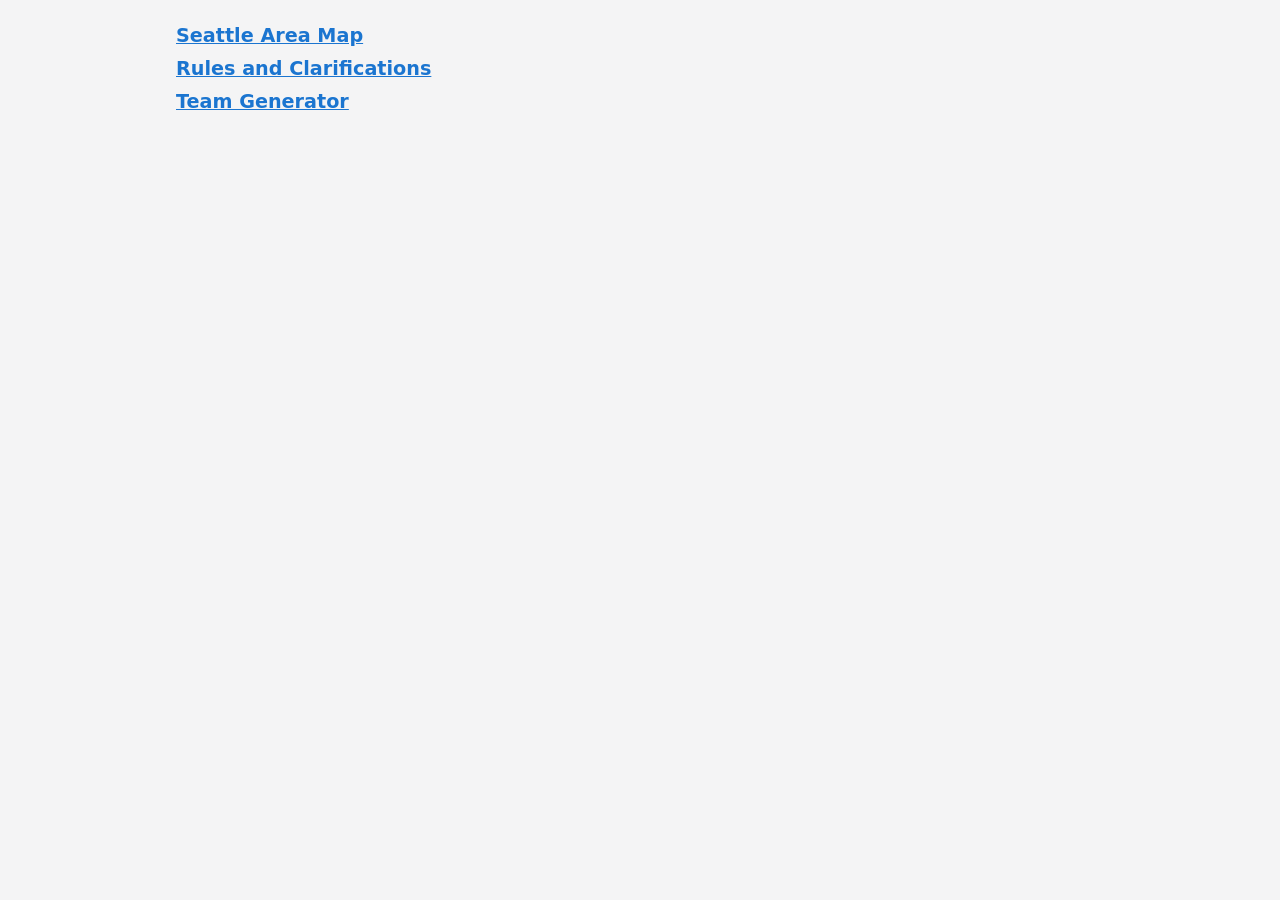
<file: docs/index.html>
<!DOCTYPE html>
<html lang="en">
  <head>
    <meta charset="UTF-8" />
    <meta name="viewport" content="width=device-width, initial-scale=1.0" />
    <title>Rules and Clarifications</title>
    <link href="style.css" rel="stylesheet"/>
  </head>
  <body>
    <h2> <a href="seattle.html">Seattle Area Map</a> </h2>
    <h2> <a href="rules.html">Rules and Clarifications</a> </h2>
    <h2> <a href="team_randomizer.html">Team Generator</a> </h2>
  </body>
</html>
</file>
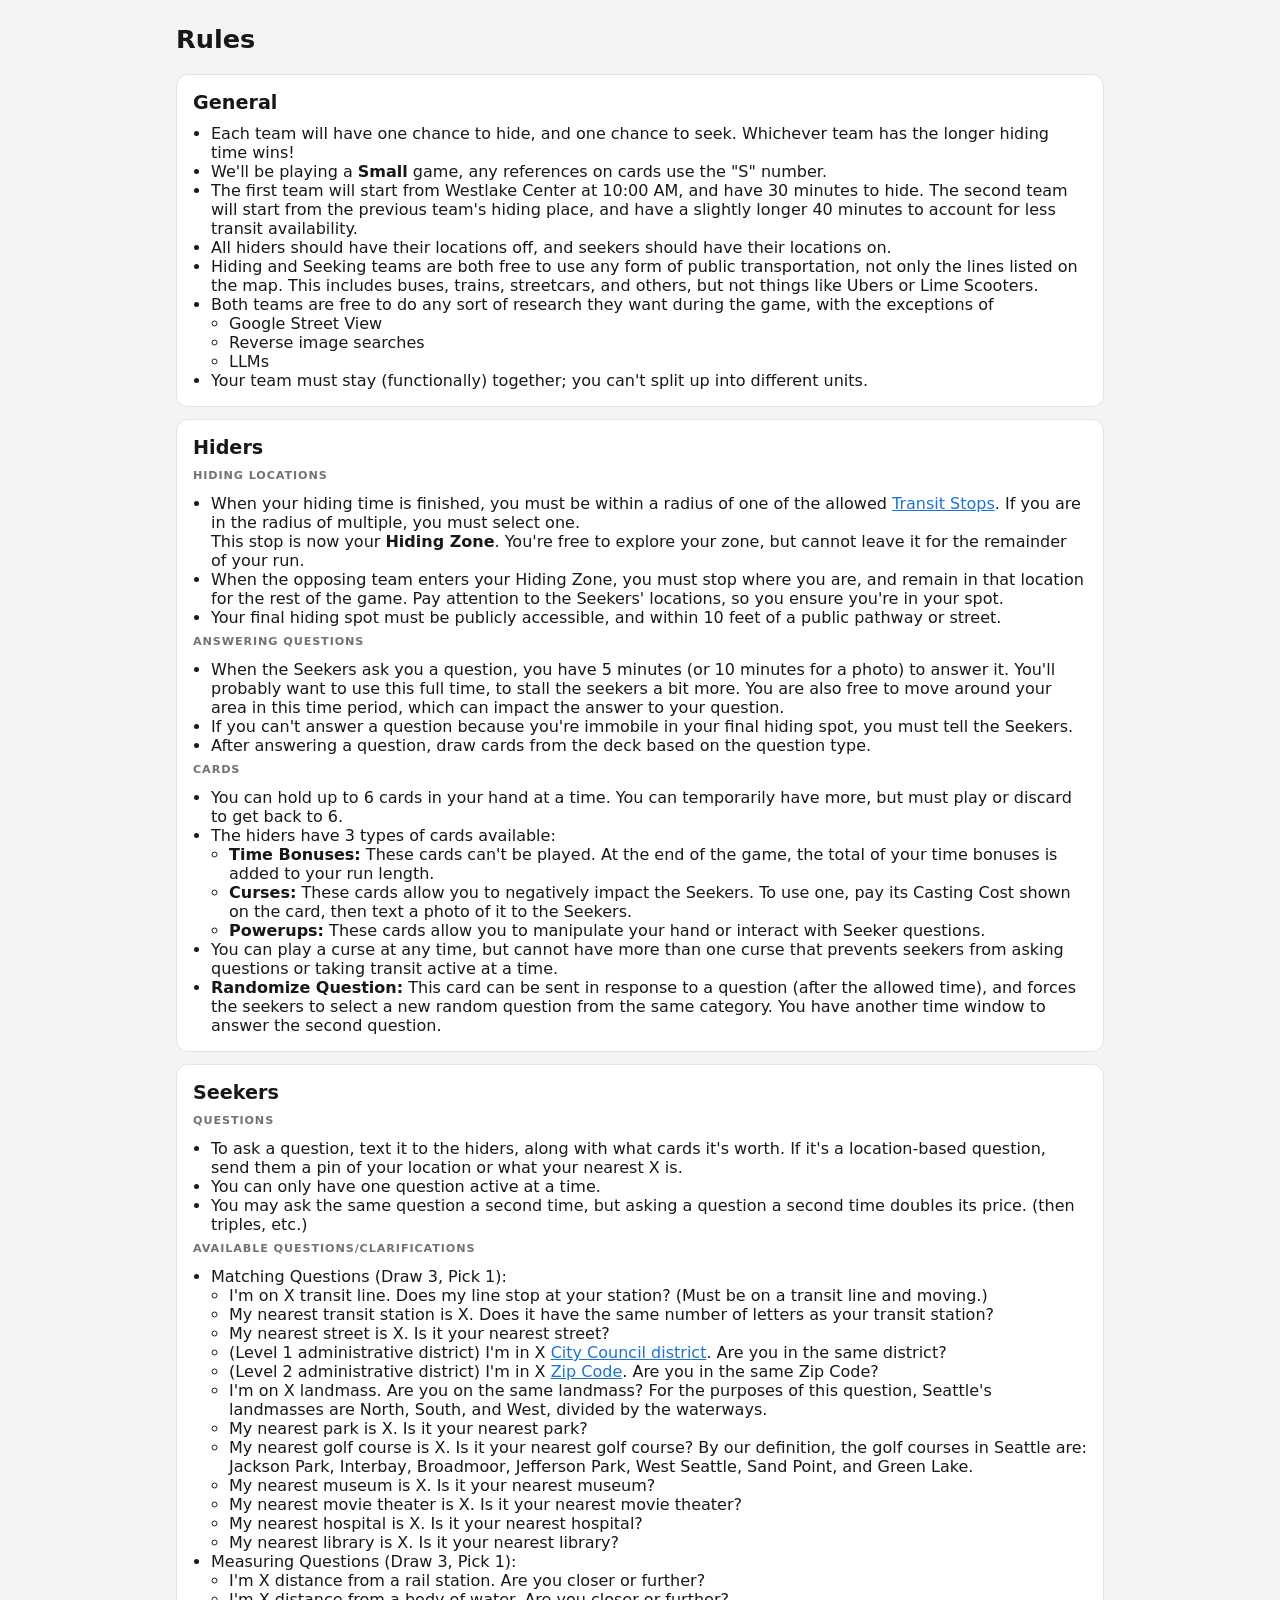
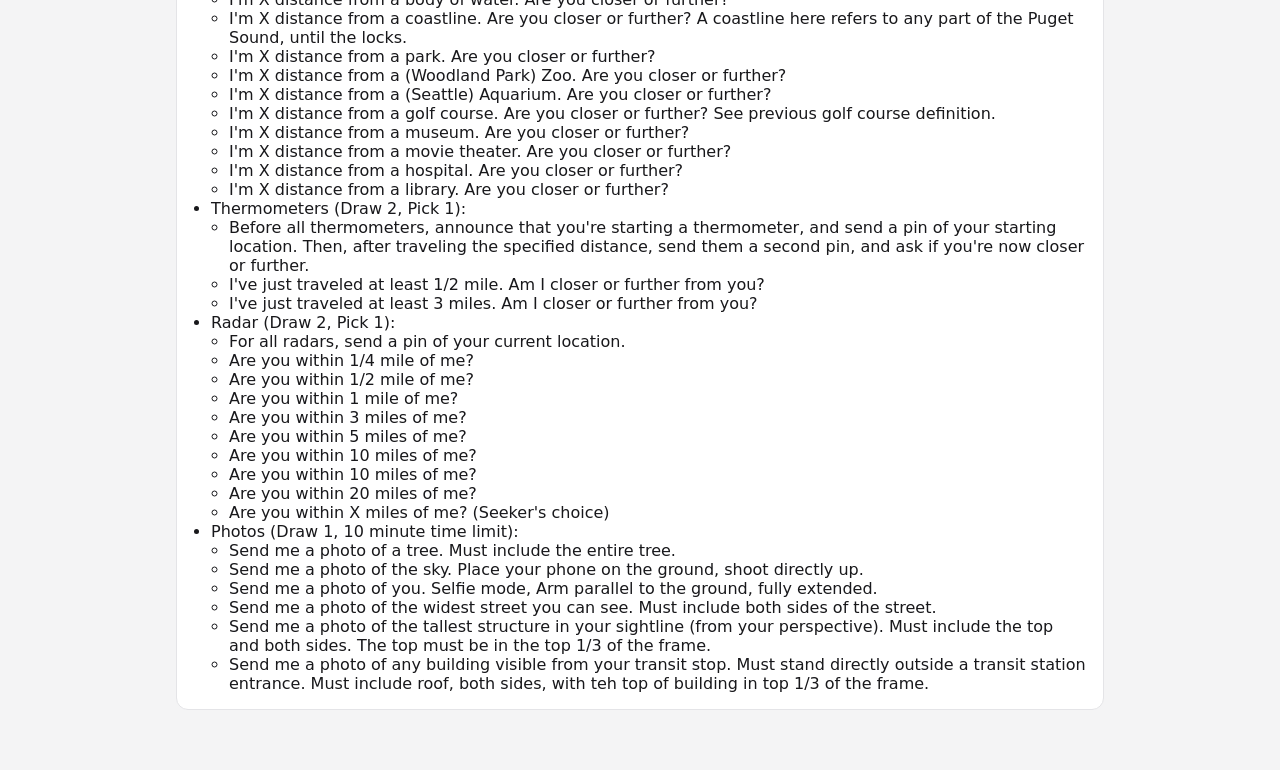
<file: docs/rules.html>
<!DOCTYPE html>
<html lang="en">
  <head>
    <meta charset="UTF-8" />
    <meta name="viewport" content="width=device-width, initial-scale=1.0" />
    <title>Rules and Clarifications</title>
    <link href="style.css" rel="stylesheet"/>
  </head>
  <body>
    <h1>Rules</h1>
    <section>
      <h2>General</h2>
      <ul>
        <li>
          Each team will have one chance to hide, and one chance to seek.
          Whichever team has the longer hiding time wins!
        </li>
        <li>
          We'll be playing a <b>Small</b> game, any references on cards use the "S" number.
        </li>
        <li>
          The first team will start from Westlake Center at 10:00 AM, and have 30 minutes to hide.
          The second team will start from the previous team's hiding place, and have a slightly longer 40 minutes 
          to account for less transit availability.
        </li>
        <li>
          All hiders should have their locations off, and seekers should have their locations on.
        </li>
        <li>
          Hiding and Seeking teams are both free to use any form of public transportation, not only the lines listed on the map.
          This includes buses, trains, streetcars, and others, but not things like Ubers or Lime Scooters.
        </li>
        <li>
          Both teams are free to do any sort of research they want during the game, with the exceptions of
          <ul>
            <li>Google Street View</li>
            <li>Reverse image searches</li>
            <li>LLMs</li>
          </ul>
        </li>
        <li>
          Your team must stay (functionally) together; you can't split up into different units.
        </li>
      </ul>
    </section>
    <section>
      <h2>Hiders</h2>
      <h4>Hiding Locations</h4>
      <ul>
        <li> 
          When your hiding time is finished, you must be within a radius of one of the allowed
          <a href="seattle.html">Transit Stops</a>. If you are in the radius of multiple, you must select one.
          <br />This stop is now your <b>Hiding Zone</b>. You're free to explore your zone, but cannot leave it for the remainder of your run. 
        </li>
        <li>
          When the opposing team enters your Hiding Zone, you must stop where you are, and remain in that location for the rest of the game.
          Pay attention to the Seekers' locations, so you ensure you're in your spot.
        </li>
        <li>
          Your final hiding spot must be publicly accessible, and within 10 feet of a public pathway or street.
        </li>
      </ul>
      <h4>Answering Questions</h4>
      <ul>
        <li>
          When the Seekers ask you a question, you have 5 minutes (or 10 minutes for a photo) to answer it.
          You'll probably want to use this full time, to stall the seekers a bit more.
          You are also free to move around your area in this time period, which can impact the answer to your question.
        </li>
        <li>
          If you can't answer a question because you're immobile in your final hiding spot, you must tell the Seekers.
        </li>
        <li>
          After answering a question, draw cards from the deck based on the question type.
        </li>
      </ul>
      <h4>Cards</h4>
      <ul>
        <li>
          You can hold up to 6 cards in your hand at a time. You can temporarily have more, but must play or discard to get back to 6.
        </li>
        <li>
          The hiders have 3 types of cards available:
          <ul>
            <li>
              <b>Time Bonuses:</b> These cards can't be played. At the end of the game, the total of your time bonuses is added to your run length.
            </li>
            <li>
              <b>Curses:</b> These cards allow you to negatively impact the Seekers.
              To use one, pay its Casting Cost shown on the card, then text a photo of it to the Seekers.
            </li>
            <li>
              <b>Powerups:</b> These cards allow you to manipulate your hand or interact with Seeker questions.
            </li>
          </ul>
        </li>
        <li>
          You can play a curse at any time, but cannot have more than one curse that prevents seekers from asking questions or taking transit active at a time.
        </li>
        <li>
          <b>Randomize Question:</b> This card can be sent in response to a question (after the allowed time), and forces the seekers to select a new random question from the same category. You have another time window to answer the second question.
        </li>
      </ul>
    </section>
    <section>
      <h2>Seekers</h2>
      <h4>Questions</h4>
      <ul>
        <li>
          To ask a question, text it to the hiders, along with what cards it's worth. If it's a location-based question, send them a pin of your location or what your nearest X is.
        </li>
        <li>
          You can only have one question active at a time.
        </li>
        <li>
          You may ask the same question a second time, but asking a question a second time doubles its price. (then triples, etc.)
        </li>
      </ul>
      <h4>Available Questions/Clarifications</h4>
      <ul>
        <li>
          Matching Questions (Draw 3, Pick 1): 
          <ul>
            <li>
              I'm on X transit line. Does my line stop at your station? (Must be on a transit line and moving.)
            </li>
            <li>
              My nearest transit station is X. Does it have the same number of letters as your transit station?
            </li>
            <li>
              My nearest street is X. Is it your nearest street?
            </li>
            <li>
              (Level 1 administrative district) I'm in X <a href="https://frontporch.seattle.gov/wp-content/uploads/sites/8/2023/04/RedistrictingMapNEW-Web-edit-450x815.jpg">City Council district</a>. Are you in the same district?
            </li>
            <li>
              (Level 2 administrative district) I'm in X <a href="https://gisgeography.com/wp-content/uploads/2023/07/Seattle-Zip-Code-Map-1-1000x1000.jpg">Zip Code</a>. Are you in the same Zip Code?
            </li>
            <li>
              I'm on X landmass. Are you on the same landmass? For the purposes of this question, Seattle's landmasses are North, South, and West, divided by the waterways.
            </li>
            <li>
              My nearest park is X. Is it your nearest park?
            </li>
            <li>
              My nearest golf course is X. Is it your nearest golf course? By our definition, the golf courses in Seattle are:
              Jackson Park, Interbay, Broadmoor, Jefferson Park, West Seattle, Sand Point, and Green Lake.
            </li>
            <li>
              My nearest museum is X. Is it your nearest museum?
            </li>
            <li>
              My nearest movie theater is X. Is it your nearest movie theater?
            </li>
            <li>
              My nearest hospital is X. Is it your nearest hospital?
            </li>
            <li>
              My nearest library is X. Is it your nearest library?
            </li>
          </ul>
        </li>
        <li>
          Measuring Questions (Draw 3, Pick 1): 
          <ul>
            <li>
              I'm X distance from a rail station. Are you closer or further?
            </li>
            <li>
              I'm X distance from a body of water. Are you closer or further?
            </li>
            <li>
              I'm X distance from a coastline. Are you closer or further? A coastline here refers to any part of the Puget Sound, until the locks.
            </li>
            <li>
              I'm X distance from a park. Are you closer or further?
            </li>
            <li>
              I'm X distance from a (Woodland Park) Zoo. Are you closer or further?
            </li>
            <li>
              I'm X distance from a (Seattle) Aquarium. Are you closer or further?
            </li>
            <li>
              I'm X distance from a golf course. Are you closer or further? See previous golf course definition.
            </li>
            <li>
              I'm X distance from a museum. Are you closer or further?
            </li>
            <li>
              I'm X distance from a movie theater. Are you closer or further?
            </li>
            <li>
              I'm X distance from a hospital. Are you closer or further?
            </li>
            <li>
              I'm X distance from a library. Are you closer or further?
            </li>
          </ul>
        </li>
        <li>
          Thermometers (Draw 2, Pick 1):
          <ul>
            <li>
              Before all thermometers, announce that you're starting a thermometer, and send a pin of your starting location. Then, after traveling the specified distance, send them a second pin, and ask if you're now closer or further.
            </li>
            <li>
              I've just traveled at least 1/2 mile. Am I closer or further from you?
            </li>
            <li>
              I've just traveled at least 3 miles. Am I closer or further from you?
            </li>
          </ul>
        </li>
        <li>
          Radar (Draw 2, Pick 1):
          <ul>
            <li>
              For all radars, send a pin of your current location.
            </li>
            <li>
              Are you within 1/4 mile of me?
            </li>
            <li>
              Are you within 1/2 mile of me?
            </li>
            <li>
              Are you within 1 mile of me?
            </li>
            <li>
              Are you within 3 miles of me?
            </li>
            <li>
              Are you within 5 miles of me?
            </li>
            <li>
              Are you within 10 miles of me?
            </li>
            <li>
              Are you within 10 miles of me?
            </li>
            <li>
              Are you within 20 miles of me?
            </li>
            <li>
              Are you within X miles of me? (Seeker's choice)
            </li>
          </ul>
        </li>
        <li>
          Photos (Draw 1, 10 minute time limit):
          <ul>
            <li>
              Send me a photo of a tree. Must include the entire tree.
            </li>
            <li>
              Send me a photo of the sky. Place your phone on the ground, shoot directly up.
            </li>
            <li>
              Send me a photo of you. Selfie mode, Arm parallel to the ground, fully extended.
            </li>
            <li>
              Send me a photo of the widest street you can see. Must include both sides of the street.
            </li>
            <li>
              Send me a photo of the tallest structure in your sightline (from your perspective). Must include the top and both sides. The top must be in the top 1/3 of the frame.
            </li>
            <li>
              Send me a photo of any building visible from your transit stop. Must stand directly outside a transit station entrance. Must include roof, both sides, with teh top of building in top 1/3 of the frame.
            </li>
          </ul>
        </li>
      </ul>
    </section>
  </body>
</html>
</file>
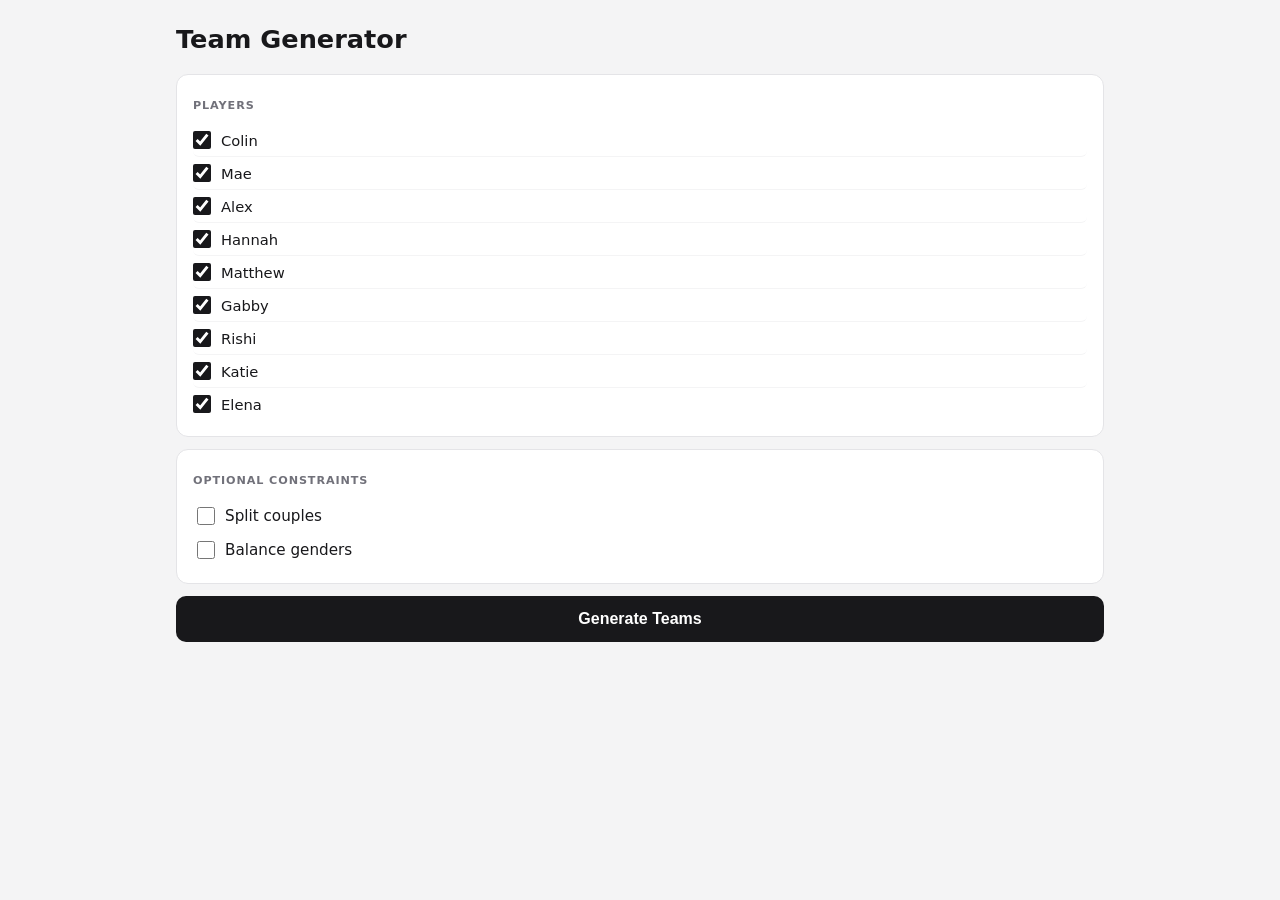
<file: docs/team_randomizer.html>
<!DOCTYPE html>
<html lang="en">
  <head>
    <meta charset="UTF-8" />
    <meta name="viewport" content="width=device-width, initial-scale=1.0" />
    <title>Team Generator</title>
    <link href="style.css" rel="stylesheet"/>
    <style>

      /* Checkboxes */
      label {
        display: flex;
        align-items: center;
        gap: 10px;
        padding: 8px 4px;
        font-size: 0.95rem;
        cursor: pointer;
        border-radius: 6px;
        transition: background 0.12s;
      }

      label:hover { background: #f4f4f5; }

      input[type="checkbox"] {
        width: 18px;
        height: 18px;
        accent-color: #18181b;
        cursor: pointer;
        flex-shrink: 0;
      }

      /* Button */
      button {
        width: 100%;
        padding: 14px;
        background: #18181b;
        color: #fff;
        border: none;
        border-radius: 10px;
        font-size: 1rem;
        font-weight: 600;
        cursor: pointer;
        margin-bottom: 12px;
        transition: background 0.15s;
      }

      button:hover { background: #3f3f46; }
      button:active { background: #52525b; }

      /* Teams */
      .teams {
        display: grid;
        grid-template-columns: 1fr 1fr;
        gap: 12px;
      }

      .team-card {
        background: #fff;
        border: 1px solid #e4e4e7;
        border-radius: 12px;
        padding: 16px;
      }

      .team-card h4 {
        margin-bottom: 10px;
        color: #18181b;
      }

      .player {
        padding: 7px 0;
        font-size: 0.92rem;
        border-bottom: 1px solid #f4f4f5;
      }

      .player:last-child { border-bottom: none; }
    </style>
  </head>
  <body>

    <h1>Team Generator</h1>

    <section>
    <h4> Players</h4>
    <div id="player-list">
    </div>
    </section>

    <section>
    <h4> Optional Constraints</h4>
    <div id="constraint-list">
      <label><input type="checkbox" value="split_couples"> Split couples</label>
      <label><input type="checkbox" value="split_gender"> Balance genders</label>
    </div>
    </section>

    <button onclick="getTeams()"> Generate Teams</button>

    <div class="teams">
      <div id="team-a" class="team-card" style="display:none"></div>
      <div id="team-b" class="team-card" style="display:none"></div>
    </div>
    <script>
      const PLAYERS = {
        "Colin" : {"Gender" : "M", "Partner": "Mae"},
        "Mae" : {"Gender" : "F", "Partner": "Colin"},
        "Alex" : {"Gender" : "M", "Partner": "Hannah"},
        "Hannah" : {"Gender" : "F", "Partner": "Alex"},
        "Matthew" : {"Gender" : "M", "Partner": "Gabby"},
        "Gabby" : {"Gender" : "F", "Partner": "Matthew"},
        "Rishi" : {"Gender" : "M", "Partner" : "Elena"},
        "Katie" : {"Gender" : "F"},
        "Elena" : {"Gender" : "F", "Partner" : "Rishi"},
      }

      //RENDERING LOGIC

      for (const player of Object.keys(PLAYERS)) {
        const playerItem = document.createElement("label")
        playerItem.className = "player"
        playerItem.innerHTML = 
          `
          <input type="checkbox" value = "${player}" checked> ${player}
          `
        document.getElementById("player-list").appendChild(playerItem)
      }


      //TEAM GENERATION LOGIC
      function getTeams() {
        const participatingPlayers = [...document.querySelectorAll("#player-list input:checked")]
            .map(checkbox => checkbox.value);
        const constraints = new Set([...document.querySelectorAll("#constraint-list input:checked")]
            .map(checkbox => checkbox.value))

        let teamA, teamB;
        for (let attempt = 0; attempt < 1000; attempt++) {
          shuffle(participatingPlayers)
          teamA = participatingPlayers.slice(0,participatingPlayers.length/2);
          teamB = participatingPlayers.slice(participatingPlayers.length/2);
          if(checkConstraints(teamA, teamB, constraints)) {
            break;
          }
        }

        renderResults(teamA, "Team A", "team-a");
        renderResults(teamB, "Team B", "team-b");

        
      }

      function renderResults(team, teamName, teamId) {
        const teamContainer = document.getElementById(teamId);
        teamContainer.style.display = "block";
        teamContainer.replaceChildren();
        const teamHeader = document.createElement("h4")
        teamHeader.innerText = teamName;
        teamContainer.appendChild(teamHeader)
        for (const teamMember of team) {
          const memberDiv = document.createElement("div")
          memberDiv.className = "player"
          memberDiv.innerText = teamMember
          teamContainer.appendChild(memberDiv)
        }
      }

      function shuffle(array) {
        for (let i = array.length - 1; i > 0; i--) {
          // Generate a random index from 0 to i
          const j = Math.floor(Math.random() * (i + 1));
          // Swap elements array[i] and array[j]
          [array[i], array[j]] = [array[j], array[i]];
        }
      }

      function checkConstraints(teamA, teamB, constraints) {


        if(constraints.has("split_couples")) {
          for (const member of teamA) {
            const memberPartner = PLAYERS[member]?.Partner;
            if (memberPartner && teamA.includes(memberPartner)) {
              return false;
            }
          }
          for (const member of teamB) {
            const memberPartner = PLAYERS[member]?.Partner;
            if (memberPartner && teamB.includes(memberPartner)) {
              return false;
            }
          }
        }
        if(constraints.has("split_gender")) {
          let teamA_m = teamA.filter(player => PLAYERS[player].Gender == "M").length
          let teamA_f = teamA.filter(player => PLAYERS[player].Gender == "F").length
          let teamB_m = teamB.filter(player => PLAYERS[player].Gender == "M").length
          let teamB_f = teamB.filter(player => PLAYERS[player].Gender == "F").length

          if((Math.abs(teamA_m - teamB_m) > 1) || (Math.abs(teamA_f - teamB_f) > 1)) {
            return false;
          }
        }

        return true;
      }
      
    </script>
  </body>
</html>
</file>
<file: docs/style.css>
*, *::before, *::after { box-sizing: border-box; margin: 0; padding: 0; }

body {
  font-family: system-ui, sans-serif;
  background: #f4f4f5;
  color: #18181b;
  padding: 24px 16px 48px;
  max-width: 960px;
  margin: 0 auto;
}

h1 {
  font-size: 1.6rem;
  font-weight: 700;
  margin-bottom: 20px;
}

h2 {
  font-size: 1.2rem;
  font-weight: 700;
  margin-bottom: 10px;
}

section {
  background: #fff;
  border: 1px solid #e4e4e7;
  border-radius: 12px;
  padding: 16px;
  margin-bottom: 12px;
}

h4 {
  font-size: 0.7rem;
  font-weight: 600;
  text-transform: uppercase;
  letter-spacing: 0.08em;
  color: #71717a;
  margin-top: 8px;
  margin-bottom: 12px;
}

ul {
  padding-left: 18px;
}

a {
  color: #1b75d0 
}
</file>
